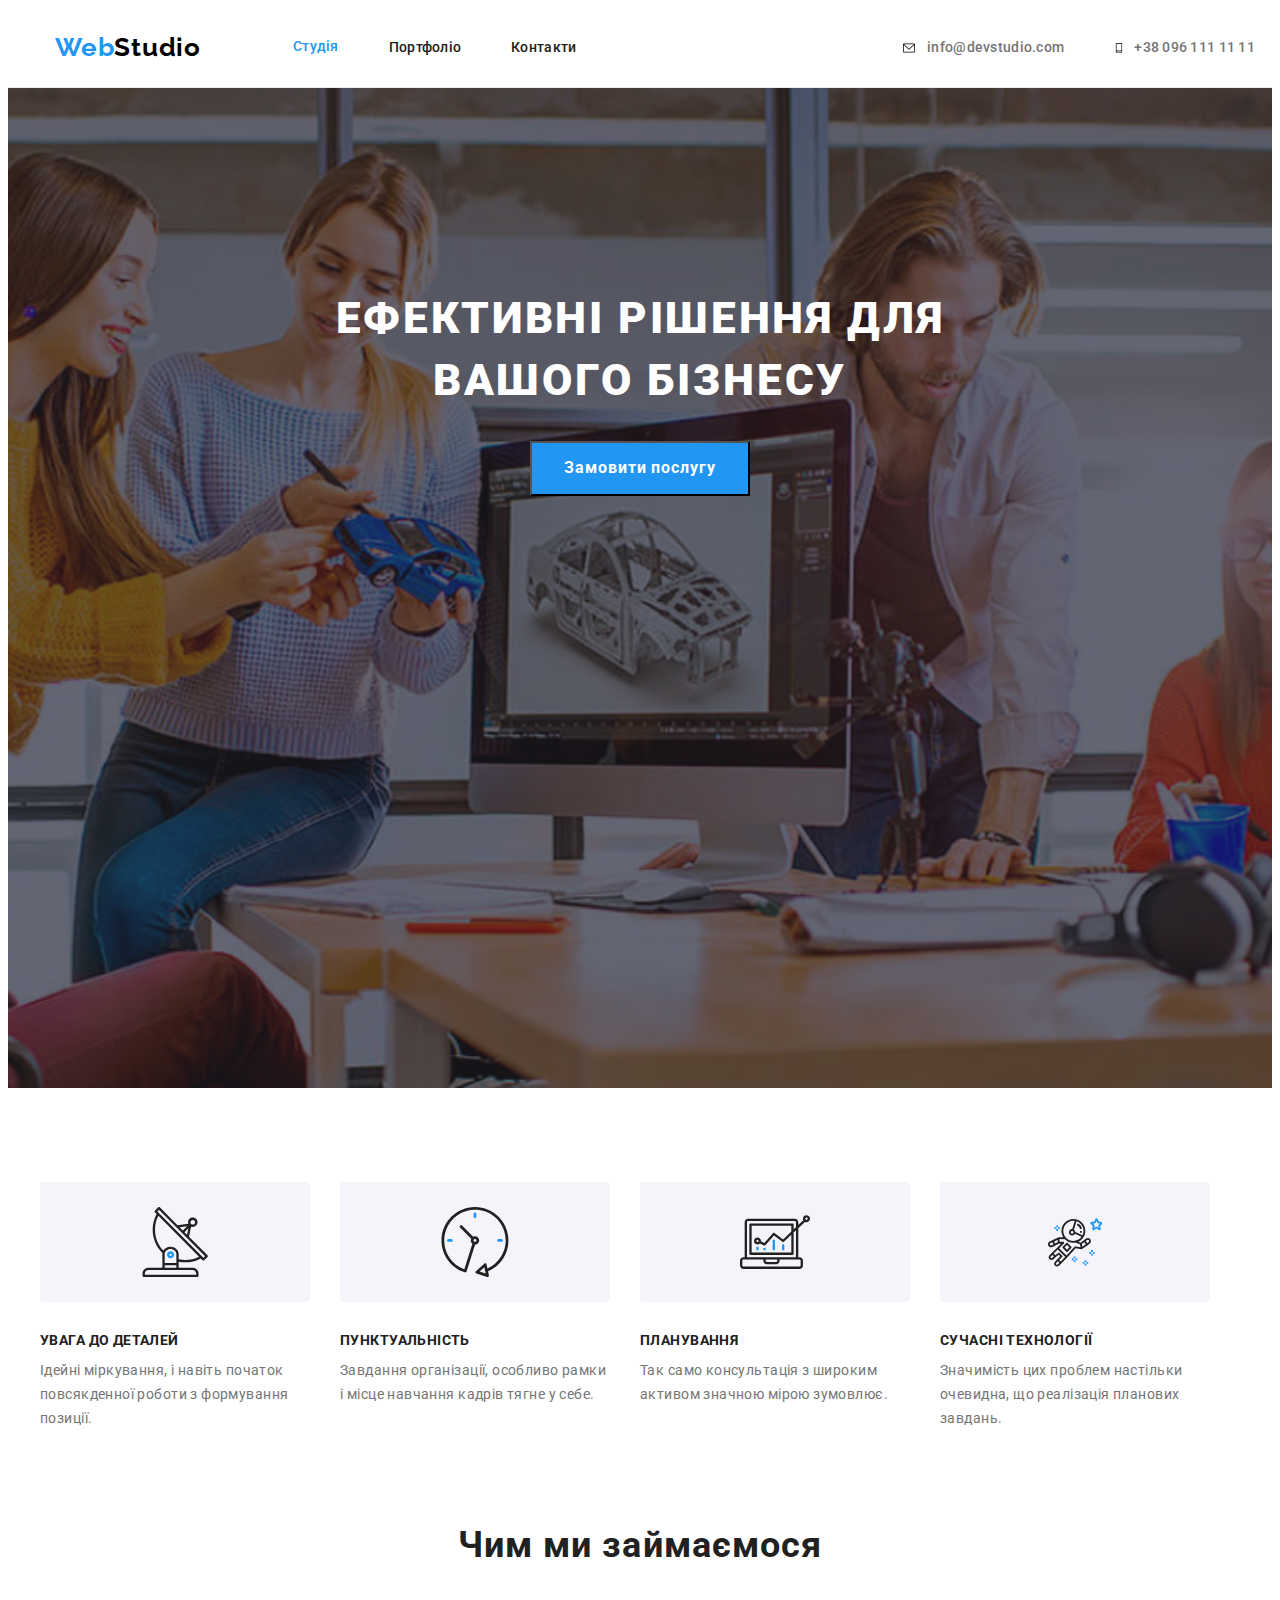
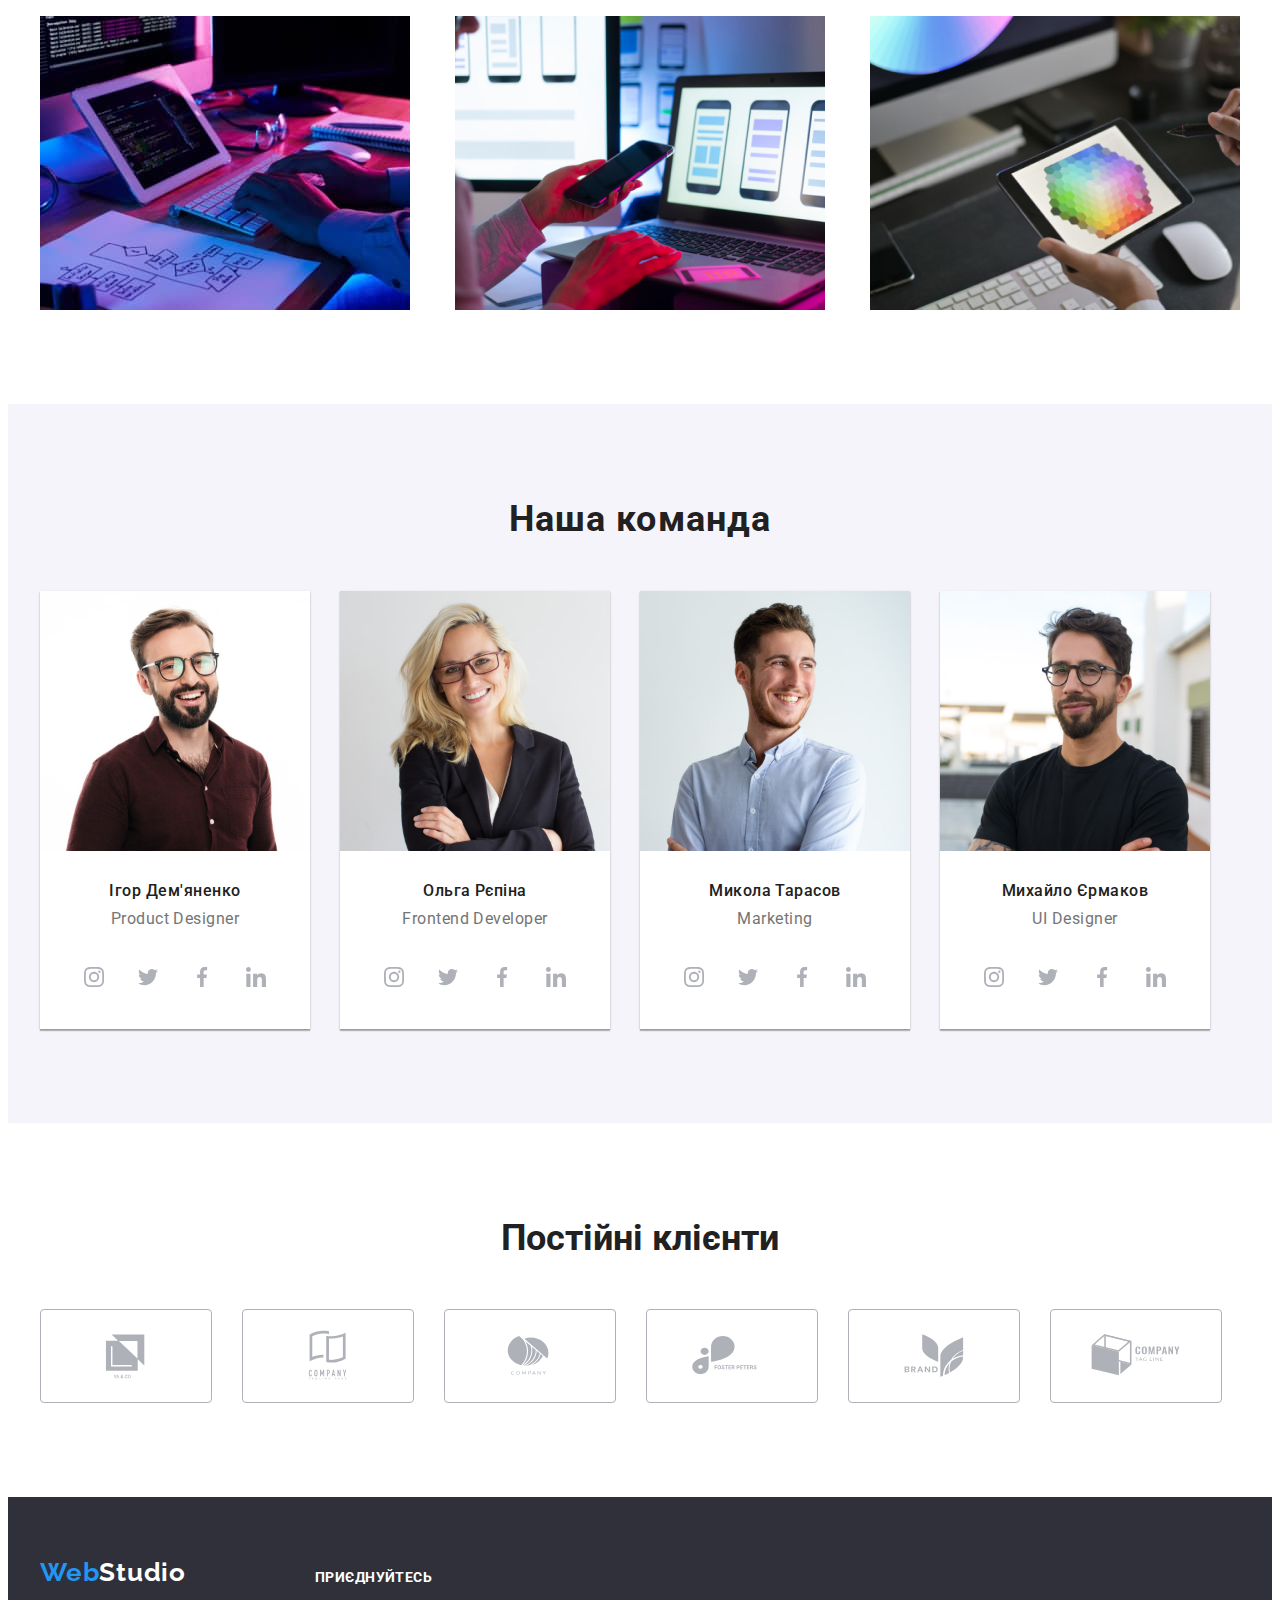
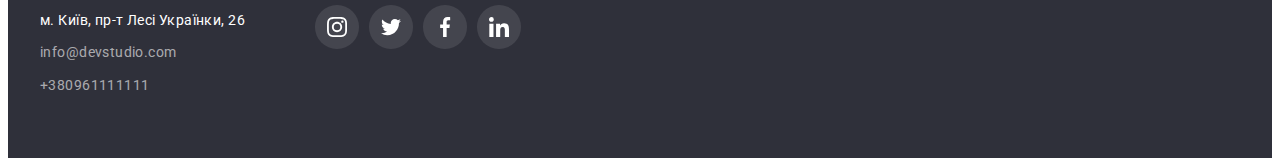
<file: index.html>
<!DOCTYPE html>
<html lang="uk">
  <head>
    <meta charset="UTF-8" />
    <meta name="viewport" content="width=device-width" />
    <title>Document</title>
    <link
      href="https://fonts.googleapis.com/css2?family=Raleway:wght@700&family=Roboto:wght@400;500;700;900&display=swap"
      rel="stylesheet"
    />
    <link
      rel="stylesheet"
      href="https://cdnjs.cloudflare.com/ajax/libs/modern-normalize/1.1.0/modern-normalize.min.css"
      integrity="sha512-wpPYUAdjBVSE4KJnH1VR1HeZfpl1ub8YT/NKx4PuQ5NmX2tKuGu6U/JRp5y+Y8XG2tV+wKQpNHVUX03MfMFn9Q=="
      crossorigin="anonymous"
      referrerpolicy="no-referrer"
    />

    <link rel="stylesheet" href="./css/styles.css" />
  </head>

  <body class="page">
    <header class="main-header">
      <div class="container">
        <nav class="main-nav container">
          <a href="/" class="logo"
            ><span class="logo-part">Web</span
            ><span class="logo-text">Studio</span></a
          >

          <ul class="site-nav list">
            <li class="item"><a href="" class="link current">Студія</a></li>
            <li class="item">
              <a href="./portfolio.html" class="link site-nav-item"
                >Портфоліо</a
              >
            </li>
            <li class="item">
              <a href="" class="link site-nav-item">Контакти</a>
            </li>
          </ul>

          <ul class="auth-nav list">
            <li class="item icon-mail">
              <a href="mailto:info@devstudio.com" class="link-mail">
                <svg class="mail-icon" width="16px" height="12px">
                  <use href="./images/icons.svg#icon-mail-icon"></use>
                </svg>
                info@devstudio.com</a
              >
            </li>
            <li class="item icon-tel">
              <a href="tel:+380961111111" class="link-tel">
                <svg class="icon-tel-icon" width="10px" height="16px">
                  <use href="./images/icons.svg#icon-tel-icon"></use>
                </svg>
                +38 096 111 11 11</a
              >
            </li>
          </ul>
        </nav>
      </div>
    </header>
    <main>
      <section class="banner overlay">
        <h1 class="banner-title">Ефективні рішення для вашого бізнесу</h1>
        <button type="button" class="button-order">Замовити послугу</button>
      </section>
      <section class="features">
        <div class="container features-list">
          <h2 hidden></h2>
          <ul class="list features-list">
            <li class="item">
              <div class="feature-icon">
                <svg class="sonar" width="70px" height="70px">
                  <use href="./images/icons.svg#icon-feature-1"></use>
                </svg>
              </div>
              <h3 class="features-title">УВАГА ДО ДЕТАЛЕЙ</h3>
              <p class="features-text">
                Ідейні міркування, і навіть початок повсякденної роботи з
                формування позиції.
              </p>
            </li>
            <li class="item">
              <div class="feature-icon">
                <svg width="70px" height="70px">
                  <use href="./images/icons.svg#icon-feature-2"></use>
                </svg>
              </div>
              <h3 class="features-title">ПУНКТУАЛЬНІСТЬ</h3>
              <p class="features-text">
                Завдання організації, особливо рамки і місце навчання кадрів
                тягне у себе.
              </p>
            </li>
            <li class="item">
              <div class="feature-icon">
                <svg width="70px" height="70px">
                  <use href="./images/icons.svg#icon-feature-3"></use>
                </svg>
              </div>
              <h3 class="features-title">ПЛАНУВАННЯ</h3>
              <p class="features-text">
                Так само консультація з широким активом значною мірою зумовлює.
              </p>
            </li>
            <li class="item">
              <div class="feature-icon">
                <svg class="" width="54.83px" height="60.66px">
                  <use href="./images/icons.svg#icon-feature-4"></use>
                </svg>
              </div>
              <h3 class="features-title">СУЧАСНІ ТЕХНОЛОГІЇ</h3>
              <p class="features-text">
                Значимість цих проблем настільки очевидна, що реалізація
                планових завдань.
              </p>
            </li>
          </ul>
        </div>
      </section>
      <section class="what-we-do">
        <div class="container">
          <h2 class="section-title">Чим ми займаємося</h2>
          <ul class="list work-list">
            <li class="item">
              <img src="./images/img.jpg" alt="руки на ноутбуці" width="370" />
            </li>
            <li class="item">
              <img
                src="./images/img(1).jpg"
                alt="телефон в руках"
                width="370"
              />
            </li>
            <li class="item">
              <img src="./images/img(2).jpg" alt="таблет в руках" width="370" />
            </li>
          </ul>
        </div>
      </section>
      <section class="team">
        <div class="container">
          <h2 class="section-title">Наша команда</h2>
          <ul class="list team-list">
            <li class="team-card">
              <img
                class="team-item"
                src="./images/Igor-Demianenko.jpg"
                alt="Ігор-Дем'яненко"
                width="270"
              />
              <div class="card-text">
                <h3 class="team-member">Ігор Дем'яненко</h3>
                <p lang="en" class="team-text">Product Designer</p>
              </div>
              <ul class="list social-icons">
                <li class="icon">
                  <a class="social-link" href="https://instagram.com">
                    <svg class="team-icon" width="20px" height="20px">
                      <use href="./images/icons.svg#icon-instagram"></use>
                    </svg>
                  </a>
                </li>
                <li class="icon">
                  <a class="social-link" href="https://twitter.com">
                    <svg class="team-icon" width="20px" height="20px">
                      <use href="./images/icons.svg#icon-twitter"></use>
                    </svg>
                  </a>
                </li>
                <li class="icon">
                  <a class="social-link" href="https://facebook.com">
                    <svg class="team-icon" width="20px" height="20px">
                      <use href="./images/icons.svg#icon-facebook"></use>
                    </svg>
                  </a>
                </li>
                <li class="icon">
                  <a class="social-link" href="https://linked.com">
                    <svg class="team-icon" width="20px" height="20px">
                      <use href="./images/icons.svg#icon-linkedin"></use>
                    </svg>
                  </a>
                </li>
              </ul>
            </li>
            <li class="team-card">
              <img
                class="team-item"
                src="./images/Olga-Repina.jpg"
                alt="Ольга-Репіна"
                width="270"
              />
              <div class="card-text">
                <h3 class="team-member">Ольга Рєпіна</h3>
                <p lang="en" class="team-text">Frontend Developer</p>
              </div>
              <ul class="list social-icons">
                <li class="icon">
                  <a class="social-link" href="https://instagram.com">
                    <svg class="team-icon" width="20px" height="20px">
                      <use href="./images/icons.svg#icon-instagram"></use>
                    </svg>
                  </a>
                </li>
                <li class="icon">
                  <a class="social-link" href="https://twitter.com">
                    <svg class="team-icon" width="20px" height="20px">
                      <use href="./images/icons.svg#icon-twitter"></use>
                    </svg>
                  </a>
                </li>
                <li class="icon">
                  <a class="social-link" href="https://facebook.com">
                    <svg class="team-icon" width="20px" height="20px">
                      <use href="./images/icons.svg#icon-facebook"></use>
                    </svg>
                  </a>
                </li>
                <li class="icon">
                  <a class="social-link" href="https://linked.com">
                    <svg class="team-icon" width="20px" height="20px">
                      <use href="./images/icons.svg#icon-linkedin"></use>
                    </svg>
                  </a>
                </li>
              </ul>
            </li>
            <li class="team-card">
              <img
                class="team-item"
                src="./images/Mykola-Tarasov.jpg"
                alt="Микола-Тарасов"
                width="270"
              />
              <div class="card-text">
                <h3 class="team-member">Микола Тарасов</h3>
                <p lang="en" class="team-text">Marketing</p>
              </div>
              <ul class="list social-icons">
                <li class="icon">
                  <a class="social-link" href="https://instagram.com">
                    <svg class="team-icon" width="20px" height="20px">
                      <use href="./images/icons.svg#icon-instagram"></use>
                    </svg>
                  </a>
                </li>
                <li class="icon">
                  <a class="social-link" href="https://twitter.com">
                    <svg class="team-icon" width="20px" height="20px">
                      <use href="./images/icons.svg#icon-twitter"></use>
                    </svg>
                  </a>
                </li>
                <li class="icon">
                  <a class="social-link" href="https://facebook.com">
                    <svg class="team-icon" width="20px" height="20px">
                      <use href="./images/icons.svg#icon-facebook"></use>
                    </svg>
                  </a>
                </li>
                <li class="icon">
                  <a class="social-link" href="https://linked.com">
                    <svg class="team-icon" width="20px" height="20px">
                      <use href="./images/icons.svg#icon-linkedin"></use>
                    </svg>
                  </a>
                </li>
              </ul>
            </li>
            <li class="team-card">
              <img
                class="team-item"
                src="./images/Mykhailo-Yermakov.jpg"
                alt="Михайло-Єрмаков"
                width="270"
              />
              <div class="card-text">
                <h3 class="team-member">Михайло Єрмаков</h3>
                <p lang="en" class="team-text">UI Designer</p>
              </div>
              <ul class="list social-icons">
                <li class="icon">
                  <a class="social-link" href="https://instagram.com">
                    <svg class="team-icon" width="20px" height="20px">
                      <use href="./images/icons.svg#icon-instagram"></use>
                    </svg>
                  </a>
                </li>
                <li class="icon">
                  <a class="social-link" href="https://twitter.com">
                    <svg class="team-icon" width="20px" height="20px">
                      <use href="./images/icons.svg#icon-twitter"></use>
                    </svg>
                  </a>
                </li>
                <li class="icon">
                  <a class="social-link" href="https://facebook.com">
                    <svg class="team-icon" width="20px" height="20px">
                      <use href="./images/icons.svg#icon-facebook"></use>
                    </svg>
                  </a>
                </li>
                <li class="icon">
                  <a class="social-link" href="https://linked.com">
                    <svg class="team-icon" width="20px" height="20px">
                      <use href="./images/icons.svg#icon-linkedin"></use>
                    </svg>
                  </a>
                </li>
              </ul>
            </li>
          </ul>
        </div>
      </section>
      <section class="container clients">
        <h2 class="clients-title">Постійні клієнти</h2>
        <ul class="list clients-list">
          <li class="item">
            <a class="client-link" href="" tabindex="0">
              <svg class="client-logo" width="100px" height="60px">
                <use href="./images/icons.svg#icon-client-1"></use>
              </svg>
            </a>
          </li>
          <li class="item">
            <a class="client-link" href="">
              <svg class="client-logo" width="100px" height="60px">
                <use href="./images/icons.svg#icon-client-2"></use>
              </svg>
            </a>
          </li>
          <li class="item">
            <a class="client-link" href="">
              <svg class="client-logo" width="100px" height="60px">
                <use href="./images/icons.svg#icon-client-3"></use>
              </svg>
            </a>
          </li>
          <li class="item">
            <a class="client-link" href="">
              <svg class="client-logo" width="100px" height="60px">
                <use href="./images/icons.svg#icon-client-4"></use>
              </svg>
            </a>
          </li>
          <li class="item">
            <a class="client-link" href="">
              <svg class="client-logo" width="100px" height="60px">
                <use href="./images/icons.svg#icon-client-5"></use>
              </svg>
            </a>
          </li>
          <li class="item">
            <a class="client-link" href="">
              <svg class="client-logo" width="100px" height="60px">
                <use href="./images/icons.svg#icon-client-6"></use>
              </svg>
            </a>
          </li>
        </ul>
      </section>
    </main>
    <footer class="footer">
      <div class="container footer-primary">
        <div class="footer-secondary">
          <a href="./index.html"
            ><span class="logo-part">Web</span
            ><span class="logo-text-secondary">Studio</span></a
          >

          <address class="address-list" rel="author">
            <p class="address-list-text">м. Київ, пр-т Лесі Українки, 26</p>
            <ul class="list">
              <li class="address-mail">
                <a href="mailto:info@devstudio.com" class="address-list-contact"
                  >info@devstudio.com</a
                >
              </li>
              <li class="address-tel">
                <a href="tel:+380961111111" class="address-list-contact"
                  >+380961111111</a
                >
              </li>
            </ul>
          </address>
        </div>
        <section class="signup">
          <h3 class="signup-title">приєднуйтесь</h3>
          <ul class="list footer-icons">
            <li>
              <a class="footer-link" href="https://instagram.com">
                <svg class="footer-icon" width="20px" height="20px">
                  <use href="./images/icons.svg#icon-instagram"></use>
                </svg>
              </a>
            </li>
            <li>
              <a class="footer-link" href="https://twitter.com">
                <svg class="footer-icon" width="20px" height="20px">
                  <use href="./images/icons.svg#icon-twitter"></use>
                </svg>
              </a>
            </li>
            <li>
              <a class="footer-link" href="https://facebook.com">
                <svg class="footer-icon" width="20px" height="20px">
                  <use href="./images/icons.svg#icon-facebook"></use>
                </svg>
              </a>
            </li>
            <li>
              <a class="footer-link" href="https://linkedin.com">
                <svg class="footer-icon" width="20px" height="20px">
                  <use href="./images/icons.svg#icon-linkedin"></use>
                </svg>
              </a>
            </li>
          </ul>
        </section>
      </div>
    </footer>
  </body>
</html>
</file>
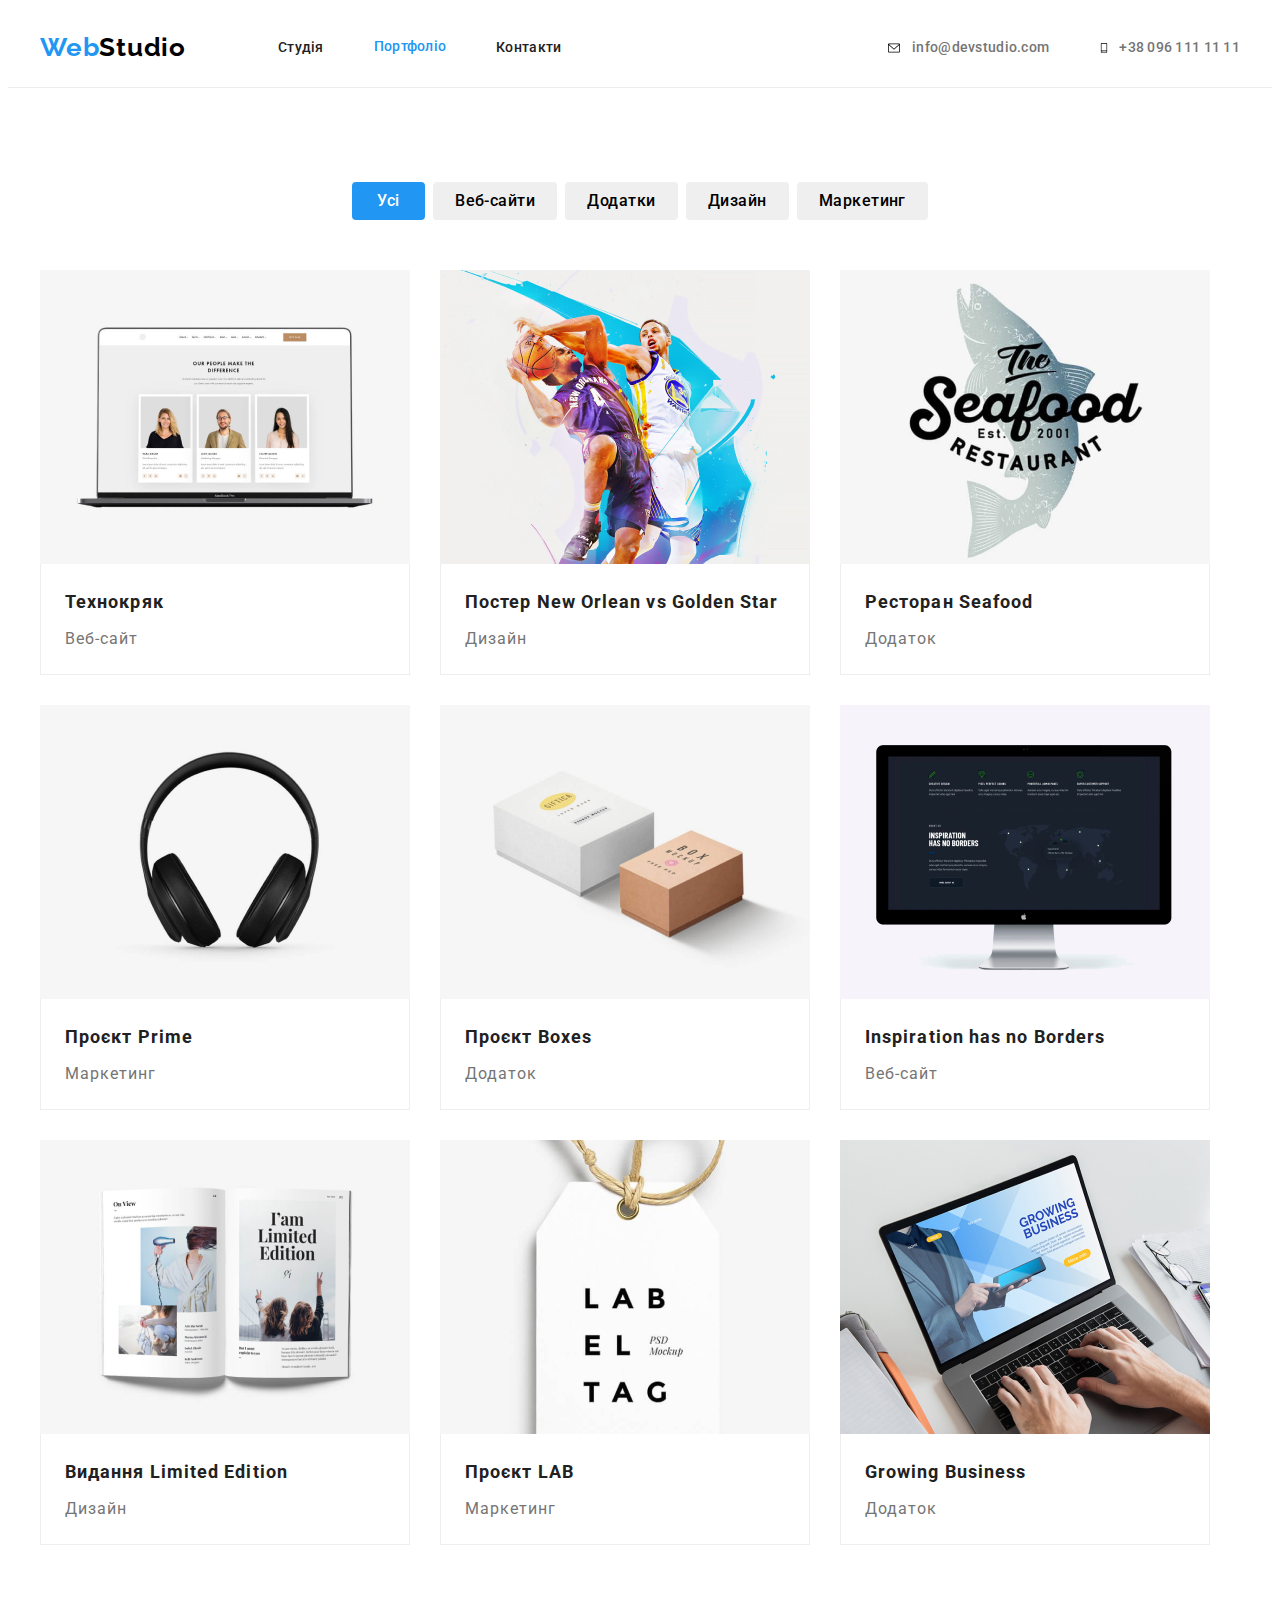
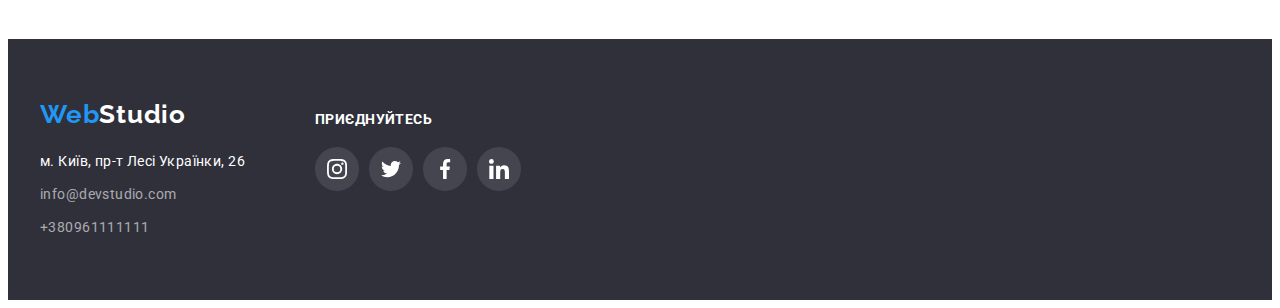
<file: portfolio.html>
<!DOCTYPE html>
<html lang="uk">
  <head>
    <meta charset="UTF-8" />
    <meta name="viewport" content="width=device-width" />
    <title>Document</title>
    <link
      href="https://fonts.googleapis.com/css2?family=Raleway:wght@700&family=Roboto:wght@400;500;700;900&display=swap"
      rel="stylesheet"
    />
    <link
      rel="stylesheet"
      href="https://cdnjs.cloudflare.com/ajax/libs/modern-normalize/1.1.0/modern-normalize.min.css"
      integrity="sha512-wpPYUAdjBVSE4KJnH1VR1HeZfpl1ub8YT/NKx4PuQ5NmX2tKuGu6U/JRp5y+Y8XG2tV+wKQpNHVUX03MfMFn9Q=="
      crossorigin="anonymous"
      referrerpolicy="no-referrer"
    />

    <link rel="stylesheet" href="./css/styles.css" />
  </head>
  <body class="page">
    <header class="portfolio-header">
      <div class="container">
        <nav class="main-nav">
          <a href="/" class="logo"
            ><span class="logo-part">Web</span
            ><span class="logo-text">Studio</span></a
          >
          <ul class="site-nav list">
            <li class="item">
              <a href="./index.html" class="link site-nav-item">Студія</a>
            </li>
            <li class="item">
              <a href="./portfolio.html" class="link current portfolio-item"
                >Портфоліо</a
              >
            </li>
            <li class="item">
              <a href="" class="link site-nav-item">Контакти</a>
            </li>
          </ul>

          <ul class="auth-nav list">
            <li class="item icon-mail">
              <a href="mailto:info@devstudio.com" class="link-mail">
                <svg class="mail-icon" width="16px" height="12px">
                  <use href="./images/icons.svg#icon-mail-icon"></use>
                </svg>
                info@devstudio.com</a
              >
            </li>
            <li class="item icon-tel">
              <a href="tel:+380961111111" class="link-tel">
                <svg class="icon-tel-icon" width="10px" height="16px">
                  <use href="./images/icons.svg#icon-tel-icon"></use>
                </svg>
                +38 096 111 11 11</a
              >
            </li>
          </ul>
        </nav>
      </div>
    </header>
    <main>
      <section class="section-portfolio">
        <div class="container">
          <h2 hidden></h2>
          <ul class="tabs list">
            <li class="item">
              <button type="button" class="all current">Усі</button>
            </li>
            <li class="item">
              <button type="button" class="button-item">Веб-сайти</button>
            </li>
            <li class="item">
              <button type="button" class="button-item">Додатки</button>
            </li>
            <li class="item">
              <button type="button" class="button-item">Дизайн</button>
            </li>
            <li class="item">
              <button type="button" class="button-item">Маркетинг</button>
            </li>
          </ul>
        </div>
        <div class="container">
          <ul class="products list">
            <li class="product-card">
              <a href="" class="link">
                <img
                  class="product-image"
                  src="./images/technokriak.jpg"
                  alt="веб-сторінка"
                  width="370"
                />
                <div class="product-card-text">
                  <h3 class="products-title">Технокряк</h3>
                  <p class="products-text">Веб-сайт</p>
                </div>
              </a>
            </li>
            <li class="product-card">
              <a href="" class="link">
                <img
                  class="product-image"
                  src="./images/poster.jpg"
                  alt="постер"
                  width="370"
                />
                <div class="product-card-text">
                  <h3 class="products-title">
                    Постер New Orlean vs Golden Star
                  </h3>
                  <p class="products-text">Дизайн</p>
                </div>
              </a>
            </li>
            <li class="product-card">
              <a href="" class="link">
                <img
                  class="product-image"
                  src="./images/restaurant-seafood.jpg"
                  alt="логотип-ресторану"
                  width="370"
                />
                <div class="product-card-text">
                  <h3 class="products-title">Ресторан Seafood</h3>
                  <p class="products-text">Додаток</p>
                </div>
              </a>
            </li>
            <li class="product-card">
              <a href="" class="link">
                <img
                  class="product-image"
                  src="./images/project-prime.jpg"
                  alt="навушники"
                  width="370"
                />
                <div class="product-card-text">
                  <h3 class="products-title">Проєкт Prime</h3>
                  <p class="products-text">Маркетинг</p>
                </div>
              </a>
            </li>
            <li class="product-card">
              <a href="" class="link">
                <img
                  class="product-image"
                  src="./images/project-boxes.jpg"
                  alt="коробки"
                  width="370"
                />
                <div class="product-card-text">
                  <h3 class="products-title">Проєкт Boxes</h3>
                  <p class="products-text">Додаток</p>
                </div>
              </a>
            </li>
            <li class="product-card">
              <a href="" class="link">
                <img
                  class="product-image"
                  src="./images/inspiration.jpg"
                  alt="монітор"
                  width="370"
                />
                <div class="product-card-text">
                  <h3 class="products-title">Inspiration has no Borders</h3>
                  <p class="products-text">Веб-сайт</p>
                </div>
              </a>
            </li>
            <li class="product-card">
              <a href="" class="link">
                <img
                  class="product-image"
                  src="./images/limited-edition.jpg"
                  alt="журнал"
                  width="370"
                />
                <div class="product-card-text">
                  <h3 class="products-title">Видання Limited Edition</h3>
                  <p class="products-text">Дизайн</p>
                </div>
              </a>
            </li>
            <li class="product-card">
              <a href="" class="link">
                <img
                  class="product-image"
                  src="./images/project-lab.jpg"
                  alt="проект-лаб"
                  width="370"
                />
                <div class="product-card-text">
                  <h3 class="products-title">Проєкт LAB</h3>
                  <p class="products-text">Маркетинг</p>
                </div>
              </a>
            </li>
            <li class="product-card">
              <a href="" class="link">
                <img
                  class="product-image"
                  src="./images/growing-business.jpg"
                  alt="ноутбук"
                  width="370"
                />
                <div class="product-card-text">
                  <h3 class="products-title">Growing Business</h3>
                  <p class="products-text">Додаток</p>
                </div>
              </a>
            </li>
          </ul>
        </div>
      </section>
    </main>
    <footer class="footer">
      <div class="container footer-primary">
        <div class="footer-secondary">
          <a href="./index.html"
            ><span class="logo-part">Web</span
            ><span class="logo-text-secondary">Studio</span></a
          >

          <address class="address-list" rel="author">
            <p class="address-list-text">м. Київ, пр-т Лесі Українки, 26</p>
            <ul class="list">
              <li class="address-mail">
                <a href="mailto:info@devstudio.com" class="address-list-contact"
                  >info@devstudio.com</a
                >
              </li>
              <li class="address-tel">
                <a href="tel:+380961111111" class="address-list-contact"
                  >+380961111111</a
                >
              </li>
            </ul>
          </address>
        </div>
        <section class="signup">
          <h3 class="signup-title">приєднуйтесь</h3>
          <ul class="list footer-icons">
            <li>
              <a class="footer-link" href="https://instagram.com">
                <svg class="footer-icon" width="20px" height="20px">
                  <use href="./images/icons.svg#icon-instagram"></use>
                </svg>
              </a>
            </li>
            <li>
              <a class="footer-link" href="https://twitter.com">
                <svg class="footer-icon" width="20px" height="20px">
                  <use href="./images/icons.svg#icon-twitter"></use>
                </svg>
              </a>
            </li>
            <li>
              <a class="footer-link" href="https://facebook.com">
                <svg class="footer-icon" width="20px" height="20px">
                  <use href="./images/icons.svg#icon-facebook"></use>
                </svg>
              </a>
            </li>
            <li>
              <a class="footer-link" href="https://linkedin.com">
                <svg class="footer-icon" width="20px" height="20px">
                  <use href="./images/icons.svg#icon-linkedin"></use>
                </svg>
              </a>
            </li>
          </ul>
        </section>
      </div>
    </footer>
  </body>
</html>
</file>
<file: css/styles.css>
/* Cтили для index.html */
:root {
  --primary-text-color: #757575;
  --secondary-text-color: #000000;
  --title-text-color: #212121;
  --background-color-primary: #f5f5f5;
  --background-color-secondary: #f5f4fa;
  --accent-color-primary: #2196f3;
  --accent-color-secondary: #ffffff;
  --accent-color-third: #2f303a;
}
/* html {
  box-sizing: border-box;
}
* {
  box-sizing: inherit;
} */
.page {
 
  color: var(--primary-text-color);

  font-family: Roboto, sans-serif, Raleway, sans-serif;
  font-size: 14px;
}
img {
  display: block;
}
.container {
  margin-left: auto;
  margin-right: auto;
  width: 1200px;
  padding-right: 15px;
  padding-left: 15px;
}

h1,
h2,
h3 {
  margin-top: 0;
  margin-bottom: 0;
}

p {
  margin-top: 0;
  margin-bottom: 0;
}
.main-header {
  border-bottom: 1px solid #ECECEC;
  padding: 24px 0px;
}
.logo {
  font-family: Raleway, sans-serif;
  font-size: 26px;
  font-weight: 700;
  line-height: 1.19;
  letter-spacing: 0.03em;
  width: 145px;

}

.logo-part {
  color: var(--accent-color-primary);

  font-family: Raleway;
  font-weight: 700;
  font-size: 26px;
  line-height: 1.2;
  letter-spacing: 0.03em;
}
.logo-text {
  color: var(--secondary-text-color);
}
.list {
  list-style: none;
  margin: 0;
  padding: 0;
}
a {
  text-decoration: none;
}

.site-nav-item {
  color: var(--title-text-color);
  font-weight: 500;
  font-size: 14px;
  line-height: 1.17;
  letter-spacing: 0.02em;
}


/* site-nav стилизация меню, нав */
.main-nav {
  display:flex;
  align-items: center;
  
}
.site-nav {
  display: flex;
  font-size: 14px;
  font-weight: 500;
  line-height: 1.14;
  letter-spacing: 0.02em;
  margin-left: 93px;
}
.site-nav .item { 
   margin-right: 50px;
}

.site-nav .item:last-child {
  margin-right: 0;
}


.site-nav .link.current {
  color: var(--accent-color-primary);
}
.site-nav .link:hover,
.site-nav .link:focus {
  color: var(--title-text-color);
}

.site-nav .link:focus,
.site-nav .link:hover {
  color: var(--title-text-color);
}

.site-nav .site-nav-item:hover,
.site-nav .site-nav-item:focus{
  color: var(--accent-color-primary);
}
/* auth-nav стилизация контактов */
.auth-nav {
  display:flex;
  font-size: 14px;
  font-weight: 500;
  line-height: 1.14;
  letter-spacing: 0.02em;
  margin-left:auto;
}

.auth-nav .item +.item {
  margin-left: 50px;
}

.auth-nav .link-mail {
  color: var(--primary-text-color);
  letter-spacing: 0.02em;
  display:flex;
  justify-content: center;
  align-items: center;
}

.auth-nav .link-mail:hover,
.auth-nav .link-mail:focus {
  color: var(--accent-color-primary);
  fill: var(--accent-color-primary);
}
.auth-nav .link-tel {
  color: var(--primary-text-color);
  letter-spacing: 0.02em;
  display:flex;
  justify-content: center;
  align-items: center;
}

.link-tel:hover,
.link-tel:focus{
  color:var(--accent-color-primary);
  fill:#2196f3;
}

.mail-icon{
  margin-right: 10px;
  margin-bottom: 0;
}

/* .icon-mail .mail-icon:hover,
.icon-mail .mail-icon:focus {
  fill: var(--accent-color-primary);
} */
/* .icon-tel {
  display:flex;
} */
.icon-tel-icon {
  margin-right: 10px;
  margin-bottom:0;
}
.icon-tel{
  display:flex;
  justify-content: center;
  align-items: center;
}
/* .mail-icon {
  width: 16px;
  height:12px;
} */
/* .icon-mail::before{
  display: inline-block;
  content: "";
  background-color: red;
  height: 20px;
  width:20px;
  border-radius: 50%;
} */
/* main стилизация главного отдела */
.section-title {
  color: var(--title-text-color);
}
/* banner ,баннер */
.banner {
  background: var(--accent-color-third);
  text-align: center;
  padding-bottom: 200px;
  padding-top: 200px;
}
.overlay {
  height: 600px;
  max-width: 1600px;
  margin-left:auto;
  margin-right:auto;
  background-image: linear-gradient(to right,
   rgba(47, 48, 58, 0.4),
   rgba(47, 48, 58, 0.4)),
   url("../css/banner.jpg");
  background-position: center;
  background-size: cover;
}
.banner-title {
  color: var(--accent-color-secondary);

  font-size: 44px;
  font-weight: 900;
  line-height: 1.4;
  text-transform: uppercase;
  letter-spacing: 0.06em;
  margin-top: 0;
  margin-bottom: 30px;
  margin-right: auto;
  margin-left: auto;
  width: 696px;
  text-align: center;
}

.button-order {
  background: var(--accent-color-primary);
  color: var(--accent-color-secondary);
  font-family: inherit;
  font-size: 16px;
  font-weight: 700;
  line-height: 1.9;
  letter-spacing: 0.06em;
  padding: 10px 32px;
}
/* Чем мы занимаемся */
.what-we-do {
  
  margin-top: 0;
  padding-bottom: 94px;
  padding-top:0;
}
.work-list {
display:flex;
justify-content: space-between;
}
.work-list .item {
  margin-right:30px;
}
.work-list .item:last-child {
  margin-right:0;
}
.section-title {
  margin-bottom: 50px;
  text-align:center;
}
/* features особенности */

.features {
  
  margin-top: 0;
  padding-bottom: 94px;
  padding-top: 94px;
}
.features-list {
  display: flex;
}
.features-list .item{
  width: 270px;
  margin-right:30px;
}
.features .features-title {
  color: var(--title-text-color);
  font-weight: 700;
  font-size: 14px;
  line-height: 1.2;
  letter-spacing: 0.03em;
  margin-top: 0;
  padding-bottom: 10px;
}
.features-text {
  font-size: 14px;
  line-height: 1.7;
  letter-spacing: 0.03em;
  margin-top: 0;
  margin-bottom: 0;
  width: 270px;
}
.feature-icon {
  background-color: var(--background-color-secondary);
  width: 270px;
  height: 120px;
  display: flex;
  justify-content: center;
 align-items: center;
  border-radius: 4px;
  margin-bottom: 30px;
}
/* .sonar{
  padding:25px;
} */
/* Team */

.section-title {
  font-weight: 700;
  font-size: 36px;
  line-height: 1.17;
  letter-spacing: 0.03em;
}
.team {
  background: var(--background-color-secondary);
  padding-bottom: 94px;
  padding-top: 94px;
}
.team-list {
  display: flex;
}
.team .team-member {
  color: var(--title-text-color);

  font-size: 16px;
  font-weight: 500;
  line-height: 1.19;
  letter-spacing: 0.03em;
  padding-bottom: 10px;
}
.team-card {
  background-color: var(--accent-color-secondary);
  width: 270px;
  margin-right: 30px;
  box-shadow: 0px 1px 3px rgba(0, 0, 0, 0.12), 0px 1px 1px rgba(0, 0, 0, 0.14), 0px 2px 1px rgba(0, 0, 0, 0.2);
}
.card-text {
  border: 1px solid var(--accent-color-secondary);
  border-radius: 0px 0px 4px 4px;
  border-top: none;
  padding-top: 30px;
  padding-bottom: 10px;
  padding-right: 0;
  padding-left: 0;
   text-align: center;
   margin-bottom: 16px;
}
.team-card:last-of-type {
  margin-right:0;
}

.team-text {
  font-size: 16px;
  line-height: 1.17;
  letter-spacing: 0.03em;
  margin-top: 0;
  margin-bottom: 0;
 
}
/* Social icons */

.social-icons {
  display:flex;
  justify-content:space-between;
  padding: 0 32px 30px 32px;
  fill: #AFB1B8;
}
.social-icons .icon{
  margin-right: 10px;
}
.social-icons .icon:last-of-type{
  margin-right: 0;
}

/* .team-icon:hover,
.team-icon:focus{
  fill: var(--accent-color-secondary);
} */
.social-link {
  display: flex;
  justify-content: center;
  align-items: center;
  border-radius: 50%;

  width: 44px;
  height: 44px;

}
.icon .social-link:hover,
.icon .social-link:focus {
  fill: var(--accent-color-secondary);
  background-color: var(--accent-color-primary);
  cursor: pointer;
}

/* .team-icon:visited{
   fill: #AFB1B8;
} */

/* Clients */


.clients{
  padding-bottom: 94px;
  padding-top: 94px;
}
.clients-title {
  font-weight:700;
  color: var(--title-text-color);
  font-size: 36px;
  text-align:center;
  letter-spacing: 0.3;
  margin-bottom: 50px;

}
.clients .item{
  /* background-color:teal; */
  margin-right:30px;
}

.clients .item:last-of-type{
  margin-right: 0;
}

  .clients-list {
  display:flex;
}
.client-logo {
  fill: #AFB1B8;
}
.client-link {
display: flex;
  justify-content: center;
  align-items: center;
  width: 170px;
  height: 92px;
  border: 1px solid #AFB1B8;
  border-radius: 4px;
  color: #AFB1B8;
}
 .client-link:hover,
 .client-link:focus {
  border-color:var(--accent-color-primary);
  color:#2196f3;
}
 

.client-logo {
  fill:currentColor;
}

/* Footer */


.footer {
  background-color: var(--accent-color-third);
  padding-top: 60px;
  padding-bottom: 60px;
}
.logo-text-secondary {
  color: var(--accent-color-secondary);

  font-family: Raleway;
  font-weight: 700;
  font-size: 26px;
  line-height: 1.17;
  letter-spacing: 0.03em;
}
.address-list {
  margin-top: 20px;
  
}
.address-list-text {
  color: var(--accent-color-secondary);
  font-size: 14px;
  line-height: 1.71;
  font-style: normal;
  letter-spacing: 0.03em;
  margin-top: 0;
  margin-bottom: 9px;
}
.address-list-contact {
  color: rgba(255, 255, 255, 0.6);

  font-size: 14px;
  line-height: 1.71;
  font-style: normal;
  letter-spacing: 0.03em;
}
.address-mail {
  margin-bottom: 9px;
}

/* Footer icons */
.footer-primary {
  display:flex;
}
.footer-secondary{
  margin-right: 70px;
}
.signup{
  padding-top: 12px;
  

}
.signup-title {
  text-transform: uppercase;
  color: var(--accent-color-secondary);
  font-weight: 700;
  font-size: 14px;
  letter-spacing: 0.03em;
  margin-bottom: 20px;
}
.footer-icon {
fill: var(--accent-color-secondary);
}

.footer-icons{
  display:flex;
    gap: 10px;
}

.footer-link {
  display:flex;
  justify-content:center;
  align-items:center;
  border-radius: 50%;
  width:44px;
  height: 44px;

  background-image: linear-gradient(
    to bottom, 
   rgba(255, 255, 255, 0.1) 10%, 
   rgba(255, 255, 255, 0.1));

}
.footer-link:hover,
.footer-link:focus{
  background-color:var(--accent-color-primary);
}

/* Стилизация портфолио */
/* Стилизация кнопок */
.list {
  list-style: none;
  margin-bottom: 0;
  margin-top: 0;
}
.portfolio-header {
  border-bottom: 1px solid #ECECEC;
  padding: 24px 0px;

}
.section-portfolio {
  padding-bottom:94px;
  padding-top: 94px;
}
.tabs {
  color: var(--title-text-color);

  font-family: Roboto;
  font-size: 16px;
  font-weight: 500;
  line-height: 1.62;
  margin-bottom: 50px;


  display:flex;
  justify-content: center;
}
.tabs .item{
  margin-right: 8px;
}
.tabs .item:last-of-type{
  margin-right: 0;
}
.tabs .item:hover,
.tabs .item:focus{
  box-shadow: 0px 3px 1px rgba(0, 0, 0, 0.1), 0px 1px 2px rgba(0, 0, 0, 0.08), 0px 2px 2px rgba(0, 0, 0, 0.12);
}

.button-item {
  display: inline-block;
  font-family: inherit;
  font-weight: 500;
  font-size: 16px;
  line-height: 1.62;
  letter-spacing: 0.03em;
  border-radius: 4px;
  border: 1px;
  border-color: var(--background-color-secondary)
  height: 38px;
  text-align: center;

  padding: 6px 22px;
}
.button-item:hover,
.button-item:focus{
  background-color: var(--accent-color-primary);
  color: var(--accent-color-secondary);
  box-shadow: 0px 3px 1px rgba(0, 0, 0, 0.1), 0px 1px 2px rgba(0, 0, 0, 0.08), 0px 2px 2px rgba(0, 0, 0, 0.12);
}
.button-text {
  padding: 6px 22px;
  
}
.button-text-all {
  padding: 6px 25px;
}
.all {
  font-family: inherit;
  font-weight: 500;
  font-size: 16px;
  line-height: 1.62;
  letter-spacing: 0.03em;
  border-radius: 4px;
  width: 73px;
  text-align: center;
  padding: 6px 25px;
}
.tabs .all.current {
  background-color: var(--accent-color-primary);
  color: var(--accent-color-secondary);
  border-color: var(--accent-color-primary);
  border: 1px;
}
.
/* Стилизация списка продуктов */
.products .list {
  list-style: none;
}
.product-card {
  background-color: var(--accent-color-secondary);
  width: 370px;
  margin-top: 0;
  margin-bottom: 30px;
  margin-right: 30px;
}
.product-card:nth-child(3n) {
  margin-right:0;
}
.product-card:nth-last-child(-n+3) {
  margin-bottom: 0;
}
.product-card:hover{
  box-shadow: 0px 1px 1px rgba(0, 0, 0, 0.12), 0px 4px 4px rgba(0, 0, 0, 0.06), 1px 4px 6px rgba(0, 0, 0, 0.16);
}
.products {
  display: flex;
  flex-wrap: wrap;
  color: var(--primary-text-color);
  margin-top: 0;
}

.products-title {
  color: var(--title-text-color);

  font-size: 18px;
  line-height: 2;
  font-weight: 700;
  letter-spacing: 0.06em;
  margin-bottom: 4px;
}
.products-text {
  color: var(--primary-text-color);

  font-size: 16px;
  line-height: 1.87;
  letter-spacing: 0.06em;
  margin-top: 0;
  margin-bottom: 0;
}
.product-card-text {
  border: 1px solid #EEEEEE;
  border-top:none;

  padding:20px 24px;
  padding-top:20px;
}
</file>
